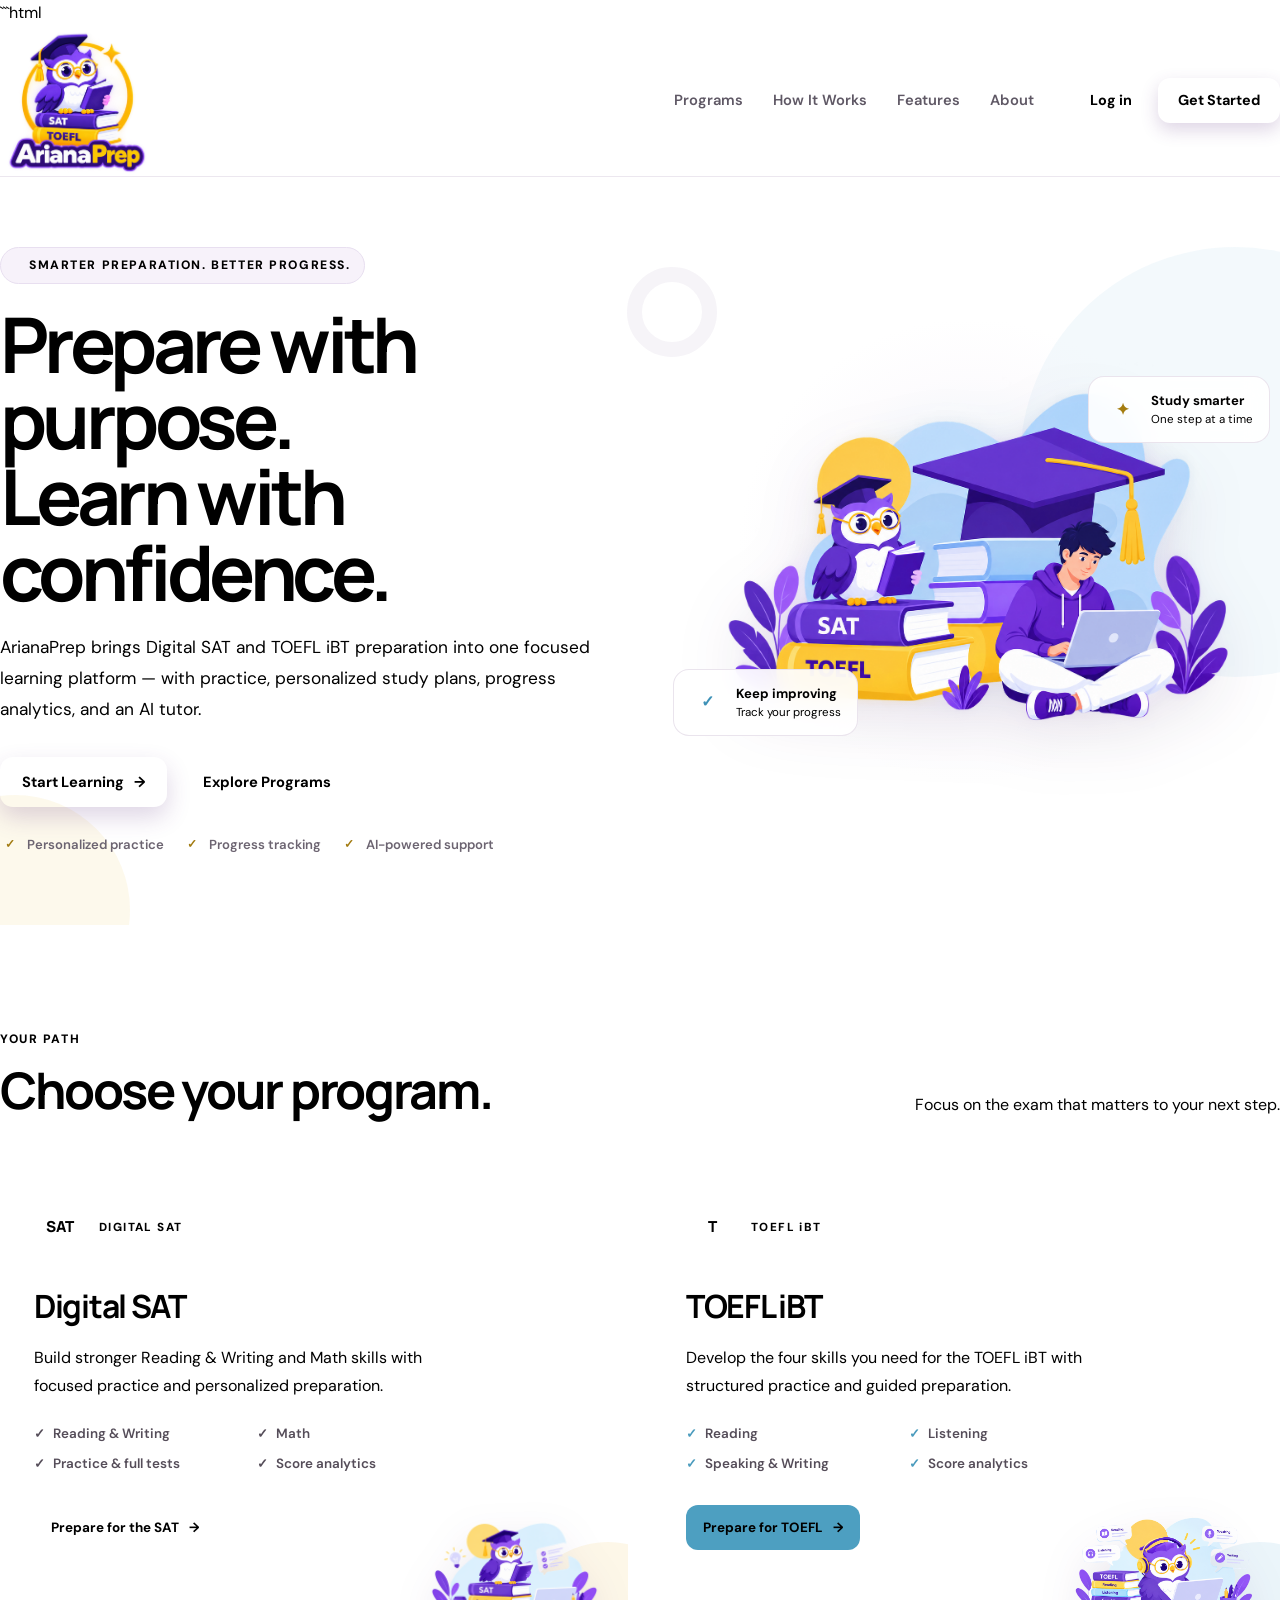
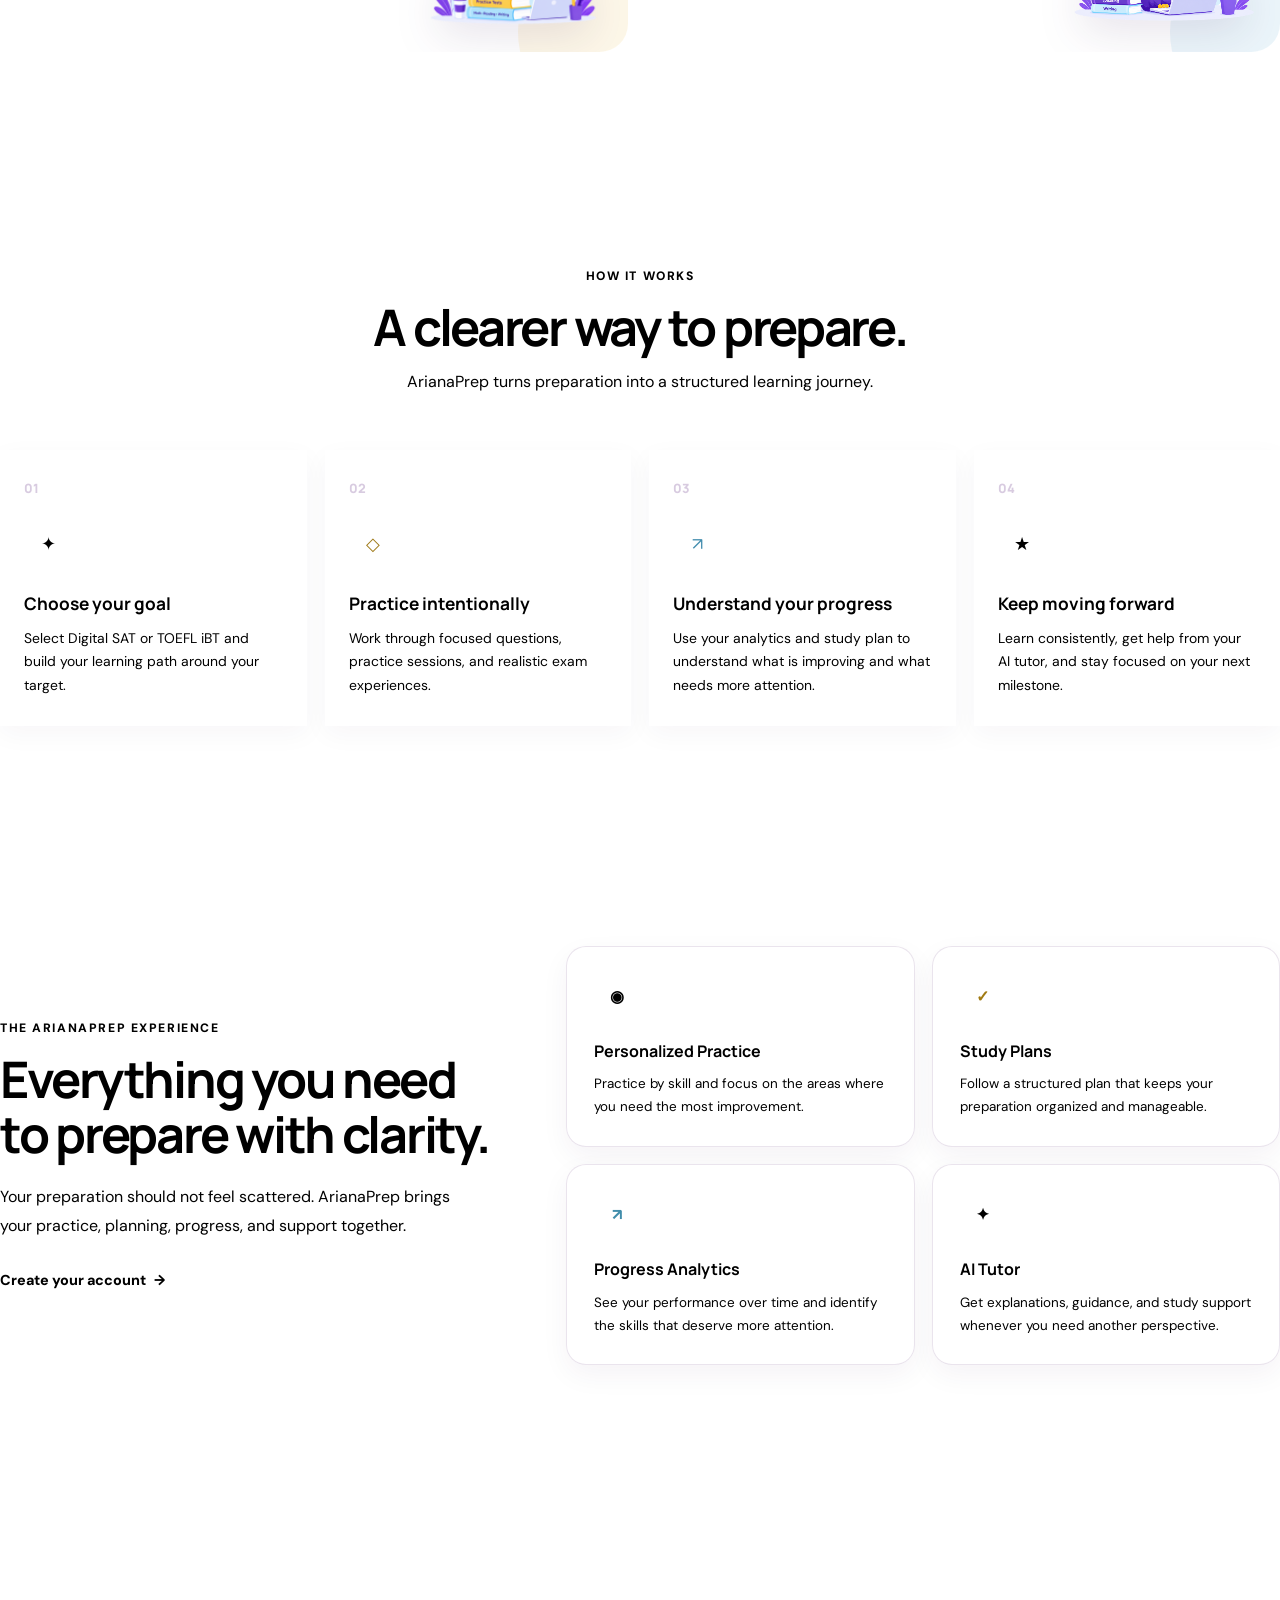
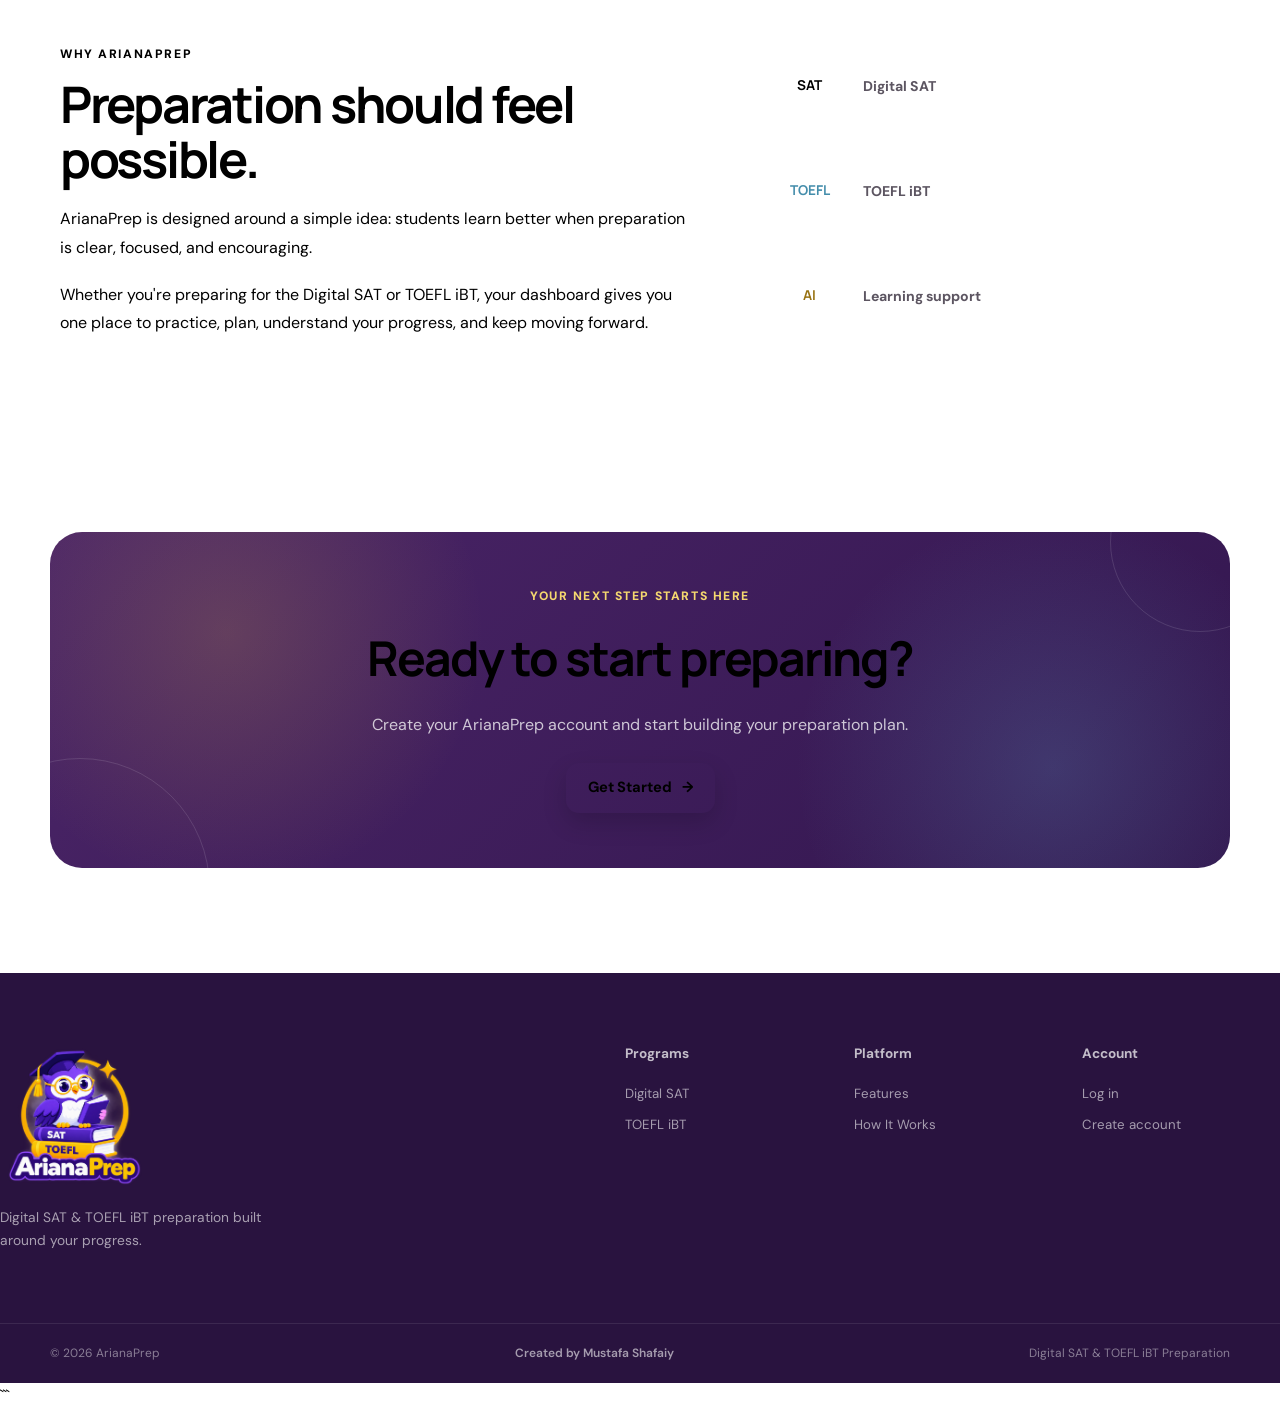
<file: frontend/index.html>
```html
<!DOCTYPE html>
<html lang="en">

<head>
    <meta charset="UTF-8">

    <meta
        name="viewport"
        content="width=device-width, initial-scale=1.0"
    >

    <meta
        name="description"
        content="ArianaPrep — Digital SAT and TOEFL iBT preparation with personalized practice, study plans, analytics, and AI-powered tutoring."
    >

    <meta
        name="theme-color"
        content="#4b2568"
    >

    <title>ArianaPrep — Digital SAT & TOEFL iBT Preparation</title>

    <link
        rel="stylesheet"
        href="index.css"
    >

    <link rel="preconnect" href="https://fonts.googleapis.com">
    <link rel="preconnect" href="https://fonts.gstatic.com" crossorigin>

    <link
        href="https://fonts.googleapis.com/css2?family=DM+Sans:wght@400;500;600;700&family=Manrope:wght@600;700;800&display=swap"
        rel="stylesheet"
    >
</head>

<body>

    <!-- =========================
         HEADER
    ========================== -->

    <header class="site-header">

        <div class="header-container">

            <a href="/" class="brand" aria-label="ArianaPrep home">
                <img
                    src="images/arianaprep-logo.png"
                    alt="ArianaPrep"
                    class="brand-logo"
                >
            </a>

            <nav
                class="main-navigation"
                aria-label="Main navigation"
            >
                <a href="#programs">Programs</a>
                <a href="#how-it-works">How It Works</a>
                <a href="#features">Features</a>
                <a href="#about">About</a>
            </nav>

            <div class="header-actions">
                <a href="/login" class="header-login">
                    Log in
                </a>

                <a href="/register" class="header-signup">
                    Get Started
                </a>
            </div>

            <button
                type="button"
                class="mobile-menu-button"
                id="mobileMenuButton"
                aria-label="Open navigation menu"
                aria-expanded="false"
            >
                <span></span>
                <span></span>
                <span></span>
            </button>

        </div>

    </header>


    <!-- =========================
         MOBILE NAVIGATION
    ========================== -->

    <div
        class="mobile-navigation"
        id="mobileNavigation"
        aria-hidden="true"
    >

        <a href="#programs">Programs</a>
        <a href="#how-it-works">How It Works</a>
        <a href="#features">Features</a>
        <a href="#about">About</a>

        <div class="mobile-navigation-actions">
            <a href="/login">Log in</a>
            <a href="/register">Get Started</a>
        </div>

    </div>


    <main>

        <!-- =========================
             HERO
        ========================== -->

        <section class="hero">

            <div class="hero-background-shape hero-shape-one"></div>
            <div class="hero-background-shape hero-shape-two"></div>
            <div class="hero-background-shape hero-shape-three"></div>

            <div class="hero-container">

                <div class="hero-content">

                    <div class="hero-eyebrow">
                        <span class="eyebrow-dot"></span>
                        Smarter preparation. Better progress.
                    </div>

                    <h1>
                        Prepare with <span>purpose.</span><br>
                        Learn with confidence.
                    </h1>

                    <p class="hero-description">
                        ArianaPrep brings Digital SAT and TOEFL iBT
                        preparation into one focused learning platform —
                        with practice, personalized study plans,
                        progress analytics, and an AI tutor.
                    </p>

                    <div class="hero-actions">

                        <a
                            href="/register"
                            class="primary-button"
                        >
                            Start Learning
                            <span>→</span>
                        </a>

                        <a
                            href="#programs"
                            class="secondary-button"
                        >
                            Explore Programs
                        </a>

                    </div>

                    <div class="hero-trust">

                        <div class="trust-item">
                            <span class="trust-icon">✓</span>
                            <span>Personalized practice</span>
                        </div>

                        <div class="trust-item">
                            <span class="trust-icon">✓</span>
                            <span>Progress tracking</span>
                        </div>

                        <div class="trust-item">
                            <span class="trust-icon">✓</span>
                            <span>AI-powered support</span>
                        </div>

                    </div>

                </div>


                <div class="hero-visual">

                    <div class="hero-visual-glow"></div>

                    <img
                        src="images/hero-creatures.png"
                        alt="ArianaPrep educational creatures representing SAT and TOEFL learning"
                        class="hero-creatures"
                    >

                    <div class="hero-floating-card hero-floating-card-top">

                        <span class="floating-card-icon">✦</span>

                        <div>
                            <strong>Study smarter</strong>
                            <small>One step at a time</small>
                        </div>

                    </div>

                    <div class="hero-floating-card hero-floating-card-bottom">

                        <span class="floating-card-check">✓</span>

                        <div>
                            <strong>Keep improving</strong>
                            <small>Track your progress</small>
                        </div>

                    </div>

                </div>

            </div>

        </section>


        <!-- =========================
             PROGRAMS
        ========================== -->

        <section
            class="programs-section"
            id="programs"
        >

            <div class="section-container">

                <div class="section-heading">

                    <div>
                        <span class="section-eyebrow">
                            YOUR PATH
                        </span>

                        <h2>
                            Choose your program.
                        </h2>
                    </div>

                    <p>
                        Focus on the exam that matters to your next step.
                    </p>

                </div>


                <div class="program-cards">

                    <!-- SAT -->

                    <article class="program-card sat-program">

                        <div class="program-card-top">

                            <div class="program-mark">
                                SAT
                            </div>

                            <span class="program-label">
                                DIGITAL SAT
                            </span>

                        </div>


                        <div class="program-card-content">

                            <h3>
                                Digital SAT
                            </h3>

                            <p>
                                Build stronger Reading & Writing
                                and Math skills with focused
                                practice and personalized preparation.
                            </p>

                            <ul class="program-features">

                                <li>
                                    <span>✓</span>
                                    Reading & Writing
                                </li>

                                <li>
                                    <span>✓</span>
                                    Math
                                </li>

                                <li>
                                    <span>✓</span>
                                    Practice & full tests
                                </li>

                                <li>
                                    <span>✓</span>
                                    Score analytics
                                </li>

                            </ul>

                            <a
                                href="/register"
                                class="program-button sat-button"
                            >
                                Prepare for the SAT
                                <span>→</span>
                            </a>

                        </div>

                        <div class="program-decoration"></div>

                        <img
                            src="images/sat-creature.png"
                            alt=""
                            class="program-creature"
                        >

                    </article>


                    <!-- TOEFL -->

                    <article class="program-card toefl-program">

                        <div class="program-card-top">

                            <div class="program-mark">
                                T
                            </div>

                            <span class="program-label">
                                TOEFL iBT
                            </span>

                        </div>


                        <div class="program-card-content">

                            <h3>
                                TOEFL iBT
                            </h3>

                            <p>
                                Develop the four skills you need
                                for the TOEFL iBT with structured
                                practice and guided preparation.
                            </p>

                            <ul class="program-features">

                                <li>
                                    <span>✓</span>
                                    Reading
                                </li>

                                <li>
                                    <span>✓</span>
                                    Listening
                                </li>

                                <li>
                                    <span>✓</span>
                                    Speaking & Writing
                                </li>

                                <li>
                                    <span>✓</span>
                                    Score analytics
                                </li>

                            </ul>

                            <a
                                href="/register"
                                class="program-button toefl-button"
                            >
                                Prepare for TOEFL
                                <span>→</span>
                            </a>

                        </div>

                        <div class="program-decoration"></div>

                        <img
                            src="images/toefl-creature.png"
                            alt=""
                            class="program-creature"
                        >

                    </article>

                </div>

            </div>

        </section>


        <!-- =========================
             HOW IT WORKS
        ========================== -->

        <section
            class="how-section"
            id="how-it-works"
        >

            <div class="section-container">

                <div class="section-heading centered">

                    <span class="section-eyebrow">
                        HOW IT WORKS
                    </span>

                    <h2>
                        A clearer way to prepare.
                    </h2>

                    <p>
                        ArianaPrep turns preparation into a structured
                        learning journey.
                    </p>

                </div>


                <div class="steps-grid">

                    <article class="step-card">

                        <div class="step-number">
                            01
                        </div>

                        <div class="step-icon">
                            ✦
                        </div>

                        <h3>
                            Choose your goal
                        </h3>

                        <p>
                            Select Digital SAT or TOEFL iBT and build
                            your learning path around your target.
                        </p>

                    </article>


                    <article class="step-card">

                        <div class="step-number">
                            02
                        </div>

                        <div class="step-icon">
                            ◇
                        </div>

                        <h3>
                            Practice intentionally
                        </h3>

                        <p>
                            Work through focused questions, practice
                            sessions, and realistic exam experiences.
                        </p>

                    </article>


                    <article class="step-card">

                        <div class="step-number">
                            03
                        </div>

                        <div class="step-icon">
                            ↗
                        </div>

                        <h3>
                            Understand your progress
                        </h3>

                        <p>
                            Use your analytics and study plan to
                            understand what is improving and what
                            needs more attention.
                        </p>

                    </article>


                    <article class="step-card">

                        <div class="step-number">
                            04
                        </div>

                        <div class="step-icon">
                            ★
                        </div>

                        <h3>
                            Keep moving forward
                        </h3>

                        <p>
                            Learn consistently, get help from your
                            AI tutor, and stay focused on your next
                            milestone.
                        </p>

                    </article>

                </div>

            </div>

        </section>


        <!-- =========================
             FEATURES
        ========================== -->

        <section
            class="features-section"
            id="features"
        >

            <div class="section-container">

                <div class="feature-layout">

                    <div class="feature-intro">

                        <span class="section-eyebrow">
                            THE ARIANAPREP EXPERIENCE
                        </span>

                        <h2>
                            Everything you need to prepare with clarity.
                        </h2>

                        <p>
                            Your preparation should not feel scattered.
                            ArianaPrep brings your practice, planning,
                            progress, and support together.
                        </p>

                        <a
                            href="/register"
                            class="text-button"
                        >
                            Create your account
                            <span>→</span>
                        </a>

                    </div>


                    <div class="feature-grid">

                        <article class="feature-card">

                            <div class="feature-icon purple">
                                ◉
                            </div>

                            <h3>
                                Personalized Practice
                            </h3>

                            <p>
                                Practice by skill and focus on the areas
                                where you need the most improvement.
                            </p>

                        </article>


                        <article class="feature-card">

                            <div class="feature-icon gold">
                                ✓
                            </div>

                            <h3>
                                Study Plans
                            </h3>

                            <p>
                                Follow a structured plan that keeps your
                                preparation organized and manageable.
                            </p>

                        </article>


                        <article class="feature-card">

                            <div class="feature-icon blue">
                                ↗
                            </div>

                            <h3>
                                Progress Analytics
                            </h3>

                            <p>
                                See your performance over time and
                                identify the skills that deserve more
                                attention.
                            </p>

                        </article>


                        <article class="feature-card">

                            <div class="feature-icon lavender">
                                ✦
                            </div>

                            <h3>
                                AI Tutor
                            </h3>

                            <p>
                                Get explanations, guidance, and study
                                support whenever you need another
                                perspective.
                            </p>

                        </article>

                    </div>

                </div>

            </div>

        </section>


        <!-- =========================
             ABOUT
        ========================== -->

        <section
            class="about-section"
            id="about"
        >

            <div class="section-container">

                <div class="about-card">

                    <div class="about-content">

                        <span class="section-eyebrow">
                            WHY ARIANAPREP
                        </span>

                        <h2>
                            Preparation should feel
                            <span>possible.</span>
                        </h2>

                        <p>
                            ArianaPrep is designed around a simple idea:
                            students learn better when preparation is clear,
                            focused, and encouraging.
                        </p>

                        <p>
                            Whether you're preparing for the Digital SAT
                            or TOEFL iBT, your dashboard gives you one
                            place to practice, plan, understand your
                            progress, and keep moving forward.
                        </p>

                    </div>


                    <div class="about-stat-area">

                        <div class="about-stat">
                            <strong>SAT</strong>
                            <span>Digital SAT</span>
                        </div>

                        <div class="about-stat">
                            <strong>TOEFL</strong>
                            <span>TOEFL iBT</span>
                        </div>

                        <div class="about-stat">
                            <strong>AI</strong>
                            <span>Learning support</span>
                        </div>

                    </div>

                </div>

            </div>

        </section>


        <!-- =========================
             CTA
        ========================== -->

        <section class="cta-section">

            <div class="cta-container">

                <div class="cta-decoration cta-decoration-one"></div>
                <div class="cta-decoration cta-decoration-two"></div>

                <div class="cta-content">

                    <span class="cta-eyebrow">
                        YOUR NEXT STEP STARTS HERE
                    </span>

                    <h2>
                        Ready to start preparing?
                    </h2>

                    <p>
                        Create your ArianaPrep account and start
                        building your preparation plan.
                    </p>

                    <a
                        href="/register"
                        class="cta-button"
                    >
                        Get Started
                        <span>→</span>
                    </a>

                </div>

            </div>

        </section>

    </main>


    <!-- =========================
         FOOTER
    ========================== -->

    <footer class="site-footer">

        <div class="footer-container">

            <div class="footer-brand">

                <a href="/">
                    <img
                        src="images/arianaprep-logo.png"
                        alt="ArianaPrep"
                    >
                </a>

                <p>
                    Digital SAT & TOEFL iBT preparation built around
                    your progress.
                </p>

            </div>


            <div class="footer-links">

                <div class="footer-column">

                    <h3>
                        Programs
                    </h3>

                    <a href="#programs">
                        Digital SAT
                    </a>

                    <a href="#programs">
                        TOEFL iBT
                    </a>

                </div>


                <div class="footer-column">

                    <h3>
                        Platform
                    </h3>

                    <a href="#features">
                        Features
                    </a>

                    <a href="#how-it-works">
                        How It Works
                    </a>

                </div>


                <div class="footer-column">

                    <h3>
                        Account
                    </h3>

                    <a href="/login">
                        Log in
                    </a>

                    <a href="/register">
                        Create account
                    </a>

                </div>

            </div>

        </div>


        <div class="footer-bottom">

            <span>
                © 2026 ArianaPrep
            </span>

            <span>
                Created by Mustafa Shafaiy
            </span>

            <span>
                Digital SAT & TOEFL iBT Preparation
            </span>

        </div>

    </footer>


    <!-- =========================
         MOBILE MENU SCRIPT
    ========================== -->

    <script>

        document.addEventListener(
            "DOMContentLoaded",
            function () {

                const menuButton =
                    document.getElementById(
                        "mobileMenuButton"
                    );

                const mobileNavigation =
                    document.getElementById(
                        "mobileNavigation"
                    );


                if (
                    menuButton &&
                    mobileNavigation
                ) {

                    menuButton.addEventListener(
                        "click",
                        function () {

                            const isOpen =
                                menuButton.getAttribute(
                                    "aria-expanded"
                                ) === "true";


                            menuButton.setAttribute(
                                "aria-expanded",
                                String(!isOpen)
                            );


                            mobileNavigation.classList.toggle(
                                "open",
                                !isOpen
                            );


                            mobileNavigation.setAttribute(
                                "aria-hidden",
                                String(isOpen)
                            );

                        }
                    );


                    const mobileLinks =
                        mobileNavigation.querySelectorAll(
                            "a"
                        );


                    mobileLinks.forEach(
                        function (link) {

                            link.addEventListener(
                                "click",
                                function () {

                                    menuButton.setAttribute(
                                        "aria-expanded",
                                        "false"
                                    );


                                    mobileNavigation.classList.remove(
                                        "open"
                                    );


                                    mobileNavigation.setAttribute(
                                        "aria-hidden",
                                        "true"
                                    );

                                }
                            );

                        }
                    );

                }

            }
        );

    </script>

</body>

</html>
```
</file>
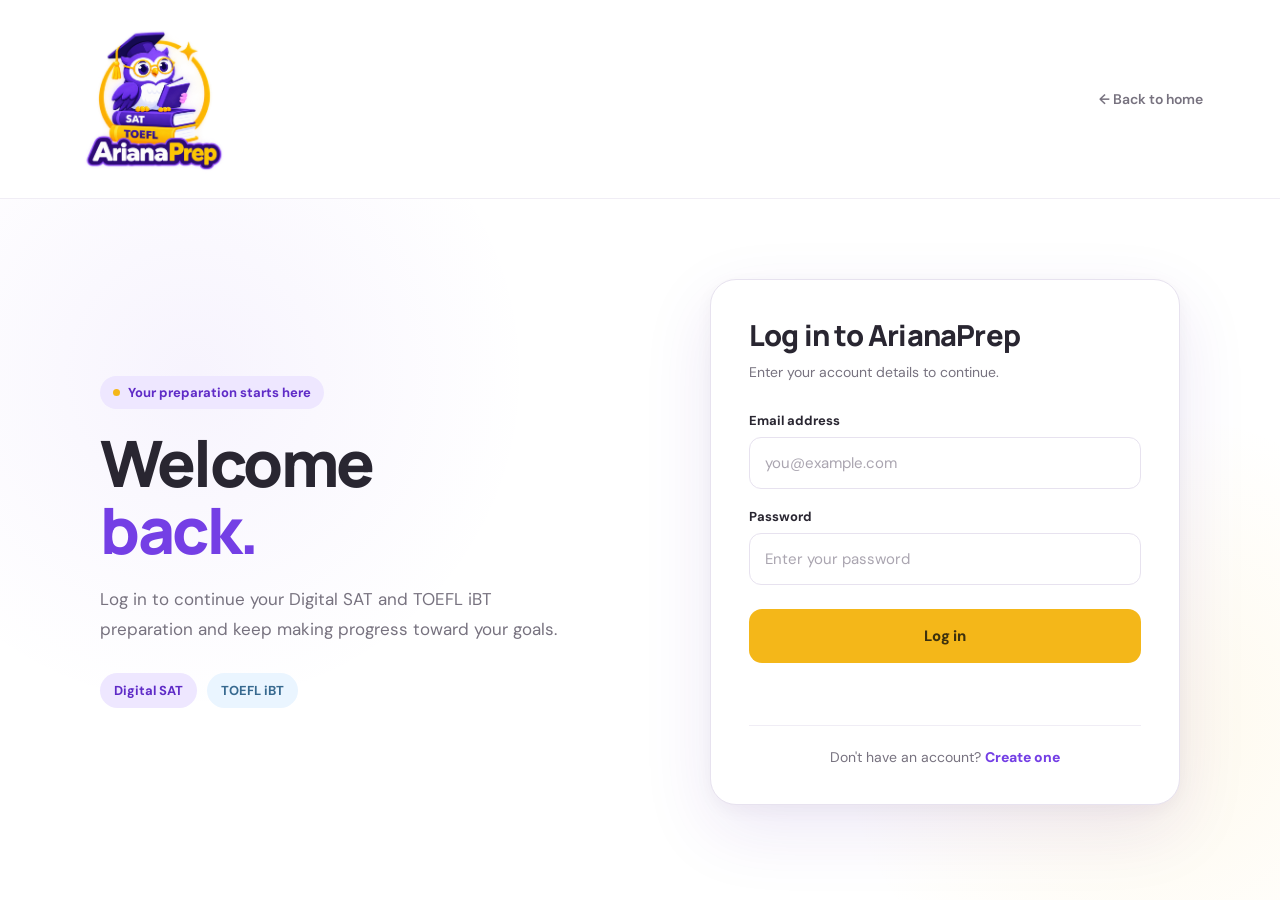
<file: frontend/login.html>
<!DOCTYPE html>

<html lang="en">
<head>
    <meta charset="UTF-8">
    <meta name="viewport" content="width=device-width, initial-scale=1.0">

    <title>ArianaPrep — Login</title>

    <link rel="preconnect" href="https://fonts.googleapis.com">
    <link rel="preconnect" href="https://fonts.gstatic.com" crossorigin>

    <link
        href="https://fonts.googleapis.com/css2?family=DM+Sans:wght@400;500;600;700&family=Manrope:wght@600;700;800&display=swap"
        rel="stylesheet"
    >

<style>
    :root {
        --purple: #743FE5;
        --purple-dark: #5F2BC7;
        --purple-deep: #4D22A5;
        --purple-soft: #EEE7FF;
        --purple-pale: #F8F5FF;

        --yellow: #F4B719;
        --yellow-dark: #DFA200;
        --yellow-soft: #FFF4C7;

        --blue: #EAF5FF;
        --blue-soft: #F3F8FF;

        --text: #292631;
        --muted: #77727F;
        --border: #E7E2EF;
        --white: #FFFFFF;
    }

    * {
        box-sizing: border-box;
        margin: 0;
        padding: 0;
    }

    body {
        min-height: 100vh;
        font-family: "DM Sans", sans-serif;
        color: var(--text);
        background: var(--white);
    }

    .auth-page {
        min-height: 100vh;
        display: flex;
        flex-direction: column;
    }

    /* =========================
       HEADER
    ========================= */

    .auth-header {
        width: 100%;
        padding: 24px 6%;
        background: rgba(255, 255, 255, 0.96);
        border-bottom: 1px solid #F0EDF5;
    }

    .auth-header-inner {
        max-width: 1250px;
        margin: 0 auto;

        display: flex;
        align-items: center;
        justify-content: space-between;
    }

    .logo {
        display: inline-flex;
        align-items: center;
        gap: 11px;

        text-decoration: none;
        color: var(--text);
    }

    .logo-image {
        display: block;
        width: 150px;
        height: auto;
        max-width: 150px;
        object-fit: contain;
        object-position: center;
        flex-shrink: 0;
    }

    .back-home {
        color: var(--muted);
        text-decoration: none;

        font-size: 14px;
        font-weight: 600;

        transition: color 0.2s ease;
    }

    .back-home:hover {
        color: var(--purple);
    }

    /* =========================
       MAIN
    ========================= */

    .auth-main {
        flex: 1;

        display: flex;
        align-items: center;
        justify-content: center;

        padding: 55px 6% 70px;

        background:
            radial-gradient(
                circle at 15% 25%,
                rgba(116, 63, 229, 0.06),
                transparent 28%
            ),
            radial-gradient(
                circle at 90% 75%,
                rgba(244, 183, 25, 0.08),
                transparent 25%
            ),
            var(--white);
    }

    .auth-container {
        width: 100%;
        max-width: 1080px;

        display: grid;
        grid-template-columns: 1fr 470px;

        align-items: center;
        gap: 70px;
    }

    /* =========================
       LEFT SIDE
    ========================= */

    .auth-intro {
        max-width: 520px;
    }

    .eyebrow {
        display: inline-flex;
        align-items: center;
        gap: 8px;

        padding: 8px 13px;

        border-radius: 999px;

        background: var(--purple-soft);
        color: var(--purple-dark);

        font-size: 13px;
        font-weight: 700;

        margin-bottom: 20px;
    }

    .eyebrow-dot {
        width: 7px;
        height: 7px;
        border-radius: 50%;
        background: var(--yellow);
    }

    .auth-intro h1 {
        font-family: "Manrope", sans-serif;
        font-size: clamp(42px, 5vw, 64px);
        line-height: 1.05;
        letter-spacing: -2.5px;
        font-weight: 800;

        margin-bottom: 22px;
    }

    .auth-intro h1 span {
        color: var(--purple);
    }

    .auth-intro p {
        max-width: 470px;

        color: var(--muted);

        font-size: 17px;
        line-height: 1.75;
    }

    .subject-pills {
        display: flex;
        flex-wrap: wrap;
        gap: 10px;

        margin-top: 28px;
    }

    .subject-pill {
        padding: 9px 14px;

        border-radius: 999px;

        font-size: 13px;
        font-weight: 700;
    }

    .subject-pill.sat {
        color: var(--purple-dark);
        background: var(--purple-soft);
    }

    .subject-pill.toefl {
        color: #37698F;
        background: var(--blue);
    }

    /* =========================
       LOGIN CARD
    ========================= */

    .login-card {
        width: 100%;

        padding: 38px;

        background: var(--white);

        border: 1px solid var(--border);
        border-radius: 26px;

        box-shadow:
            0 25px 70px rgba(77, 34, 165, 0.10),
            0 5px 18px rgba(40, 30, 60, 0.04);
    }

    .card-heading {
        margin-bottom: 28px;
    }

    .card-heading h2 {
        font-family: "Manrope", sans-serif;
        font-size: 29px;
        line-height: 1.2;
        font-weight: 800;
        letter-spacing: -0.8px;

        margin-bottom: 8px;
    }

    .card-heading p {
        color: var(--muted);
        font-size: 14px;
        line-height: 1.6;
    }

    /* =========================
       FORM
    ========================= */

    .form-group {
        margin-bottom: 19px;
    }

    .form-group label {
        display: block;

        margin-bottom: 8px;

        font-size: 13px;
        font-weight: 700;

        color: var(--text);
    }

    .form-group input {
        width: 100%;
        height: 52px;

        padding: 0 15px;

        border: 1.5px solid var(--border);
        border-radius: 12px;

        outline: none;

        background: #FFFFFF;

        color: var(--text);

        font-family: "DM Sans", sans-serif;
        font-size: 15px;

        transition:
            border-color 0.2s ease,
            box-shadow 0.2s ease;
    }

    .form-group input::placeholder {
        color: #AAA5B0;
    }

    .form-group input:focus {
        border-color: var(--purple);

        box-shadow:
            0 0 0 4px rgba(116, 63, 229, 0.10);
    }

    .login-button {
        width: 100%;
        height: 54px;

        margin-top: 5px;

        border: none;
        border-radius: 13px;

        background: var(--yellow);
        color: #3D310E;

        font-family: "DM Sans", sans-serif;
        font-size: 15px;
        font-weight: 800;

        cursor: pointer;

        transition:
            transform 0.2s ease,
            background 0.2s ease,
            box-shadow 0.2s ease;
    }

    .login-button:hover {
        background: var(--yellow-dark);

        transform: translateY(-2px);

        box-shadow: 0 10px 24px rgba(244, 183, 25, 0.22);
    }

    .login-button:active {
        transform: translateY(0);
    }

    /* =========================
       MESSAGE
    ========================= */

    #message {
        min-height: 22px;

        margin-top: 16px;

        text-align: center;

        color: var(--purple-dark);

        font-size: 13px;
        font-weight: 600;
    }

    /* =========================
       REGISTER LINK
    ========================= */

    .auth-switch {
        margin-top: 24px;
        padding-top: 22px;

        border-top: 1px solid #F0EDF5;

        text-align: center;

        color: var(--muted);
        font-size: 14px;
    }

    .auth-switch a {
        color: var(--purple);
        text-decoration: none;
        font-weight: 800;
    }

    .auth-switch a:hover {
        color: var(--purple-dark);
    }

    /* =========================
       MOBILE
    ========================= */

    @media (max-width: 850px) {

        .auth-container {
            grid-template-columns: 1fr;
            max-width: 540px;
            gap: 40px;
        }

        .auth-intro {
            max-width: 100%;
            text-align: center;
        }

        .auth-intro p {
            margin: 0 auto;
        }

        .subject-pills {
            justify-content: center;
        }

        .auth-main {
            padding-top: 45px;
        }
    }

    @media (max-width: 560px) {

        .auth-header {
            padding: 18px 5%;
        }

        .logo-image {
            width: 130px;
            max-width: 130px;
        }

        .back-home {
            font-size: 13px;
        }

        .auth-main {
            padding: 38px 5% 50px;
        }

        .auth-intro h1 {
            font-size: 40px;
            letter-spacing: -1.7px;
        }

        .auth-intro p {
            font-size: 15px;
        }

        .login-card {
            padding: 27px 22px;
            border-radius: 21px;
        }

        .card-heading h2 {
            font-size: 25px;
        }
    }
</style>

</head>

<body>

<div class="auth-page">

<header class="auth-header">
    <div class="auth-header-inner">

        <a href="/" class="logo">
            <img
                src="./images/arianaprep-logo.png"
                alt="ArianaPrep"
                class="logo-image"
            >
        </a>

        <a href="/" class="back-home">
            ← Back to home
        </a>

    </div>
</header>


<main class="auth-main">

    <div class="auth-container">

        <section class="auth-intro">

            <div class="eyebrow">
                <span class="eyebrow-dot"></span>
                Your preparation starts here
            </div>

            <h1>
                Welcome<br>
                <span>back.</span>
            </h1>

            <p>
                Log in to continue your Digital SAT and TOEFL iBT
                preparation and keep making progress toward your goals.
            </p>

            <div class="subject-pills">
                <span class="subject-pill sat">
                    Digital SAT
                </span>

                <span class="subject-pill toefl">
                    TOEFL iBT
                </span>
            </div>

        </section>


        <section class="login-card">

            <div class="card-heading">
                <h2>Log in to ArianaPrep</h2>

                <p>
                    Enter your account details to continue.
                </p>
            </div>


            <form id="loginForm">

                <div class="form-group">
                    <label for="email">
                        Email address
                    </label>

                    <input
                        type="email"
                        id="email"
                        placeholder="you@example.com"
                        autocomplete="email"
                        required
                    >
                </div>


                <div class="form-group">
                    <label for="password">
                        Password
                    </label>

                    <input
                        type="password"
                        id="password"
                        placeholder="Enter your password"
                        autocomplete="current-password"
                        required
                    >
                </div>


                <button
                    type="submit"
                    class="login-button"
                >
                    Log in
                </button>

            </form>


            <p id="message"></p>


            <div class="auth-switch">
                Don't have an account?
                <a href="/register">Create one</a>
            </div>

        </section>

    </div>

</main>

</div>

<script src="login.js"></script>

</body>
</html>
</file>
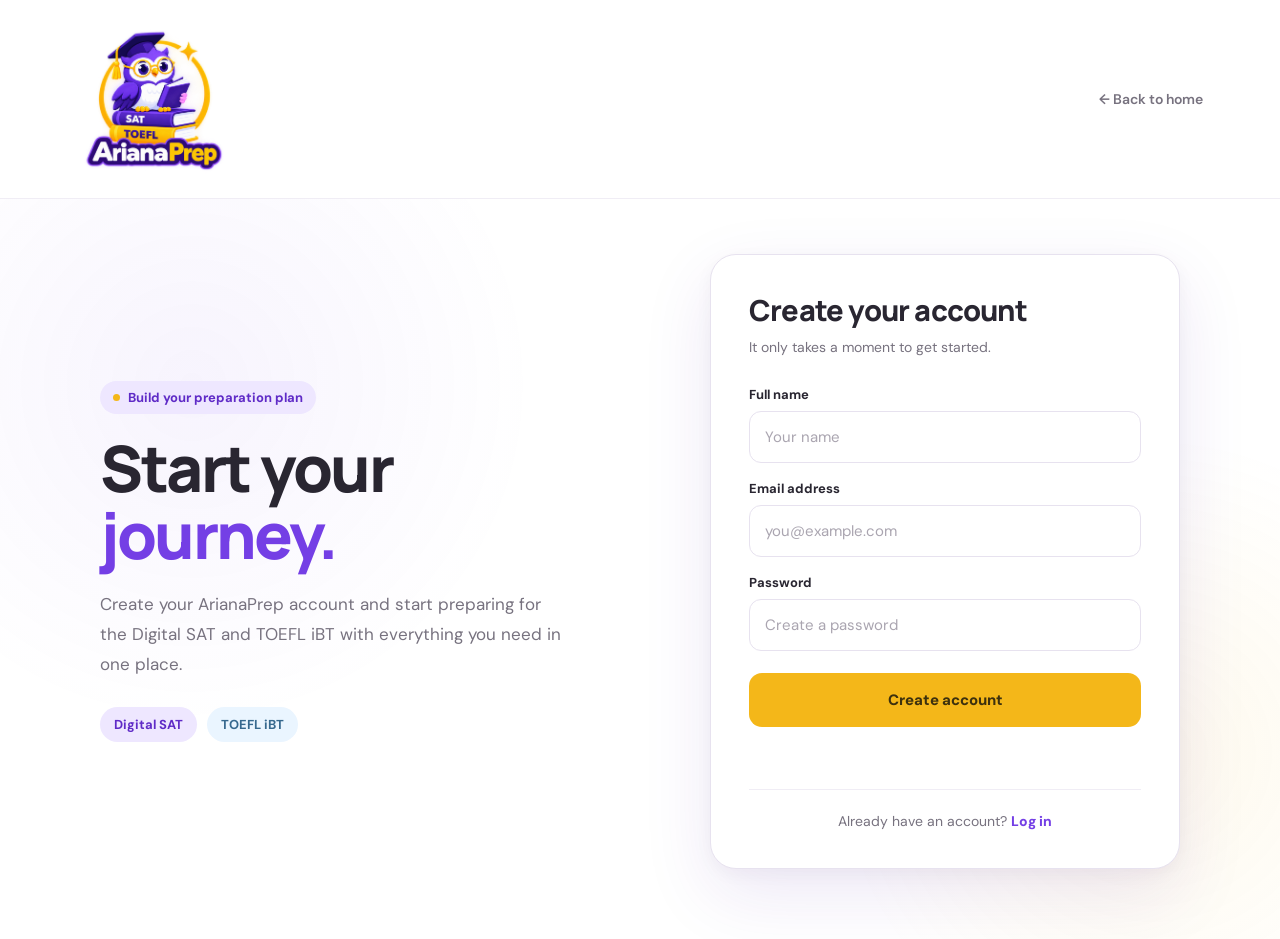
<file: frontend/register.html>
<!DOCTYPE html>

<html lang="en">
<head>
    <meta charset="UTF-8">
    <meta name="viewport" content="width=device-width, initial-scale=1.0">

    <title>ArianaPrep — Create Account</title>

    <link rel="preconnect" href="https://fonts.googleapis.com">
    <link rel="preconnect" href="https://fonts.gstatic.com" crossorigin>

    <link
        href="https://fonts.googleapis.com/css2?family=DM+Sans:wght@400;500;600;700&family=Manrope:wght@600;700;800&display=swap"
        rel="stylesheet"
    >

<style>
    :root {
        --purple: #743FE5;
        --purple-dark: #5F2BC7;
        --purple-deep: #4D22A5;
        --purple-soft: #EEE7FF;
        --purple-pale: #F8F5FF;

        --yellow: #F4B719;
        --yellow-dark: #DFA200;
        --yellow-soft: #FFF4C7;

        --blue: #EAF5FF;
        --blue-soft: #F3F8FF;

        --text: #292631;
        --muted: #77727F;
        --border: #E7E2EF;
        --white: #FFFFFF;
    }

    * {
        box-sizing: border-box;
        margin: 0;
        padding: 0;
    }

    body {
        min-height: 100vh;
        font-family: "DM Sans", sans-serif;
        color: var(--text);
        background: var(--white);
    }

    .auth-page {
        min-height: 100vh;
        display: flex;
        flex-direction: column;
    }

    /* =========================
       HEADER
    ========================= */

    .auth-header {
        width: 100%;
        padding: 24px 6%;
        background: rgba(255, 255, 255, 0.96);
        border-bottom: 1px solid #F0EDF5;
    }

    .auth-header-inner {
        max-width: 1250px;
        margin: 0 auto;

        display: flex;
        align-items: center;
        justify-content: space-between;
    }

    .logo {
        display: inline-flex;
        align-items: center;
        gap: 11px;

        text-decoration: none;
        color: var(--text);

        flex-shrink: 0;
    }

    .logo-image {
        display: block;

        width: 150px;
        height: auto;
        max-width: 150px;

        object-fit: contain;
        object-position: center;

        flex-shrink: 0;
    }

    .back-home {
        color: var(--muted);
        text-decoration: none;

        font-size: 14px;
        font-weight: 600;

        transition: color 0.2s ease;
    }

    .back-home:hover {
        color: var(--purple);
    }

    /* =========================
       MAIN
    ========================= */

    .auth-main {
        flex: 1;

        display: flex;
        align-items: center;
        justify-content: center;

        padding: 55px 6% 70px;

        background:
            radial-gradient(
                circle at 15% 25%,
                rgba(116, 63, 229, 0.06),
                transparent 28%
            ),
            radial-gradient(
                circle at 90% 75%,
                rgba(244, 183, 25, 0.08),
                transparent 25%
            ),
            var(--white);
    }

    .auth-container {
        width: 100%;
        max-width: 1080px;

        display: grid;
        grid-template-columns: 1fr 470px;

        align-items: center;
        gap: 70px;
    }

    /* =========================
       LEFT SIDE
    ========================= */

    .auth-intro {
        max-width: 520px;
    }

    .eyebrow {
        display: inline-flex;
        align-items: center;
        gap: 8px;

        padding: 8px 13px;

        border-radius: 999px;

        background: var(--purple-soft);
        color: var(--purple-dark);

        font-size: 13px;
        font-weight: 700;

        margin-bottom: 20px;
    }

    .eyebrow-dot {
        width: 7px;
        height: 7px;
        border-radius: 50%;
        background: var(--yellow);
    }

    .auth-intro h1 {
        font-family: "Manrope", sans-serif;
        font-size: clamp(42px, 5vw, 64px);
        line-height: 1.05;
        letter-spacing: -2.5px;
        font-weight: 800;

        margin-bottom: 22px;
    }

    .auth-intro h1 span {
        color: var(--purple);
    }

    .auth-intro p {
        max-width: 470px;

        color: var(--muted);

        font-size: 17px;
        line-height: 1.75;
    }

    .subject-pills {
        display: flex;
        flex-wrap: wrap;
        gap: 10px;

        margin-top: 28px;
    }

    .subject-pill {
        padding: 9px 14px;

        border-radius: 999px;

        font-size: 13px;
        font-weight: 700;
    }

    .subject-pill.sat {
        color: var(--purple-dark);
        background: var(--purple-soft);
    }

    .subject-pill.toefl {
        color: #37698F;
        background: var(--blue);
    }

    /* =========================
       REGISTER CARD
    ========================= */

    .register-card {
        width: 100%;

        padding: 38px;

        background: var(--white);

        border: 1px solid var(--border);
        border-radius: 26px;

        box-shadow:
            0 25px 70px rgba(77, 34, 165, 0.10),
            0 5px 18px rgba(40, 30, 60, 0.04);
    }

    .card-heading {
        margin-bottom: 28px;
    }

    .card-heading h2 {
        font-family: "Manrope", sans-serif;
        font-size: 29px;
        line-height: 1.2;
        font-weight: 800;
        letter-spacing: -0.8px;

        margin-bottom: 8px;
    }

    .card-heading p {
        color: var(--muted);
        font-size: 14px;
        line-height: 1.6;
    }

    /* =========================
       FORM
    ========================= */

    .form-group {
        margin-bottom: 17px;
    }

    .form-group label {
        display: block;

        margin-bottom: 8px;

        font-size: 13px;
        font-weight: 700;

        color: var(--text);
    }

    .form-group input {
        width: 100%;
        height: 52px;

        padding: 0 15px;

        border: 1.5px solid var(--border);
        border-radius: 12px;

        outline: none;

        background: #FFFFFF;

        color: var(--text);

        font-family: "DM Sans", sans-serif;
        font-size: 15px;

        transition:
            border-color 0.2s ease,
            box-shadow 0.2s ease;
    }

    .form-group input::placeholder {
        color: #AAA5B0;
    }

    .form-group input:focus {
        border-color: var(--purple);

        box-shadow:
            0 0 0 4px rgba(116, 63, 229, 0.10);
    }

    .register-button {
        width: 100%;
        height: 54px;

        margin-top: 5px;

        border: none;
        border-radius: 13px;

        background: var(--yellow);
        color: #3D310E;

        font-family: "DM Sans", sans-serif;
        font-size: 15px;
        font-weight: 800;

        cursor: pointer;

        transition:
            transform 0.2s ease,
            background 0.2s ease,
            box-shadow 0.2s ease;
    }

    .register-button:hover {
        background: var(--yellow-dark);

        transform: translateY(-2px);

        box-shadow: 0 10px 24px rgba(244, 183, 25, 0.22);
    }

    .register-button:active {
        transform: translateY(0);
    }

    /* =========================
       MESSAGE
    ========================= */

    #message {
        min-height: 22px;

        margin-top: 16px;

        text-align: center;

        color: var(--purple-dark);

        font-size: 13px;
        font-weight: 600;
    }

    /* =========================
       LOGIN LINK
    ========================= */

    .auth-switch {
        margin-top: 24px;
        padding-top: 22px;

        border-top: 1px solid #F0EDF5;

        text-align: center;

        color: var(--muted);
        font-size: 14px;
    }

    .auth-switch a {
        color: var(--purple);
        text-decoration: none;
        font-weight: 800;
    }

    .auth-switch a:hover {
        color: var(--purple-dark);
    }

    /* =========================
       MOBILE
    ========================= */

    @media (max-width: 850px) {

        .auth-container {
            grid-template-columns: 1fr;
            max-width: 540px;
            gap: 40px;
        }

        .auth-intro {
            max-width: 100%;
            text-align: center;
        }

        .auth-intro p {
            margin: 0 auto;
        }

        .subject-pills {
            justify-content: center;
        }

        .auth-main {
            padding-top: 45px;
        }
    }

    @media (max-width: 560px) {

        .auth-header {
            padding: 18px 5%;
        }

        .logo-image {
            width: 130px;
            max-width: 130px;
        }

        .back-home {
            font-size: 13px;
        }

        .auth-main {
            padding: 38px 5% 50px;
        }

        .auth-intro h1 {
            font-size: 40px;
            letter-spacing: -1.7px;
        }

        .auth-intro p {
            font-size: 15px;
        }

        .register-card {
            padding: 27px 22px;
            border-radius: 21px;
        }

        .card-heading h2 {
            font-size: 25px;
        }
    }
</style>

</head>

<body>

<div class="auth-page">

    <header class="auth-header">
        <div class="auth-header-inner">

            <a href="/" class="logo">
                <img
                    src="./images/arianaprep-logo.png"
                    alt="ArianaPrep"
                    class="logo-image"
                >
            </a>

            <a href="/" class="back-home">
                ← Back to home
            </a>

        </div>
    </header>


    <main class="auth-main">

        <div class="auth-container">

            <section class="auth-intro">

                <div class="eyebrow">
                    <span class="eyebrow-dot"></span>
                    Build your preparation plan
                </div>

                <h1>
                    Start your<br>
                    <span>journey.</span>
                </h1>

                <p>
                    Create your ArianaPrep account and start preparing
                    for the Digital SAT and TOEFL iBT with everything
                    you need in one place.
                </p>

                <div class="subject-pills">

                    <span class="subject-pill sat">
                        Digital SAT
                    </span>

                    <span class="subject-pill toefl">
                        TOEFL iBT
                    </span>

                </div>

            </section>


            <section class="register-card">

                <div class="card-heading">

                    <h2>Create your account</h2>

                    <p>
                        It only takes a moment to get started.
                    </p>

                </div>


                <form id="registerForm">

                    <div class="form-group">

                        <label for="name">
                            Full name
                        </label>

                        <input
                            type="text"
                            id="name"
                            placeholder="Your name"
                            autocomplete="name"
                            required
                        >

                    </div>


                    <div class="form-group">

                        <label for="email">
                            Email address
                        </label>

                        <input
                            type="email"
                            id="email"
                            placeholder="you@example.com"
                            autocomplete="email"
                            required
                        >

                    </div>


                    <div class="form-group">

                        <label for="password">
                            Password
                        </label>

                        <input
                            type="password"
                            id="password"
                            placeholder="Create a password"
                            autocomplete="new-password"
                            required
                        >

                    </div>


                    <button
                        type="submit"
                        class="register-button"
                    >
                        Create account
                    </button>

                </form>


                <p id="message"></p>


                <div class="auth-switch">

                    Already have an account?

                    <a href="/login">
                        Log in
                    </a>

                </div>

            </section>

        </div>

    </main>

</div>

<script src="register.js"></script>

</body>
</html>
</file>
<file: frontend/index.css>
```css
/* =========================================================
   ARIANAPREP — HOMEPAGE
   ========================================================= */

:root {
    --purple: #5a2d7e;
    --purple-dark: #32164e;
    --purple-soft: #f5eff9;

    --gold: #e8bf45;
    --gold-soft: #fff7dc;

    --blue: #67b2d8;
    --blue-soft: #edf8fc;

    --lavender: #eee7f5;

    --text: #302a35;
    --muted: #756d7c;
    --white: #ffffff;
    --bg: #fbf9fc;
    --border: #e8e1eb;

    --shadow: 0 16px 45px rgba(50, 22, 78, .08);
    --shadow-hover: 0 22px 55px rgba(50, 22, 78, .13);

    --radius: 22px;
    --max-width: 1180px;
}


/* =========================================================
   RESET
   ========================================================= */

* {
    box-sizing: border-box;
    margin: 0;
    padding: 0;
}

html {
    scroll-behavior: smooth;
}

body {
    font-family: "DM Sans", sans-serif;
    color: var(--text);
    background: var(--white);
    line-height: 1.6;
    overflow-x: hidden;
}

a {
    color: inherit;
    text-decoration: none;
}

button {
    font: inherit;
}

img {
    display: block;
    max-width: 100%;
}


/* =========================================================
   SHARED
   ========================================================= */

.header-container,
.hero-container,
.section-container,
.footer-container {
    width: min(var(--max-width), calc(100% - 48px));
    margin: auto;
}

.section-eyebrow,
.hero-eyebrow,
.cta-eyebrow {
    display: inline-flex;
    align-items: center;
    gap: 8px;

    color: var(--purple);
    font-size: .76rem;
    font-weight: 800;
    letter-spacing: .13em;
    text-transform: uppercase;
}

.section-heading {
    display: flex;
    justify-content: space-between;
    align-items: end;
    gap: 40px;
    margin-bottom: 50px;
}

.section-heading h2,
.feature-intro h2,
.about-content h2 {
    margin-top: 12px;
    font-family: "Manrope", sans-serif;
    color: var(--purple-dark);
    font-size: clamp(2rem, 4vw, 3.15rem);
    line-height: 1.1;
    letter-spacing: -.045em;
}

.section-heading h2 span,
.feature-intro h2 span,
.about-content h2 span {
    color: var(--purple);
}

.section-heading p {
    max-width: 390px;
    color: var(--muted);
    font-size: 1rem;
}

.section-heading.centered {
    display: block;
    text-align: center;
    max-width: 650px;
    margin: 0 auto 55px;
}

.section-heading.centered p {
    max-width: 580px;
    margin: 15px auto 0;
}


/* =========================================================
   HEADER
   ========================================================= */

.site-header {
    position: relative;
    z-index: 100;
    background: rgba(255, 255, 255, .94);
    border-bottom: 1px solid rgba(232, 225, 235, .8);
    backdrop-filter: blur(14px);
}

.header-container {
    min-height: 82px;
    display: flex;
    align-items: center;
    gap: 34px;
}

.brand {
    display: flex;
    align-items: center;
    flex-shrink: 0;
}

/* Slightly larger ArianaPrep logo */
.brand-logo {
    width: 150px;
    height: auto;
    display: block;
}

.main-navigation {
    display: flex;
    align-items: center;
    gap: 30px;
    margin-left: auto;
}

.main-navigation a {
    color: #5f5865;
    font-size: .92rem;
    font-weight: 600;
    transition: color .2s ease;
}

.main-navigation a:hover {
    color: var(--purple);
}

.header-actions {
    display: flex;
    align-items: center;
    gap: 14px;
    margin-left: 10px;
}

.header-login {
    padding: 10px 12px;
    color: var(--purple);
    font-size: .9rem;
    font-weight: 700;
}

.header-signup {
    padding: 11px 20px;
    border-radius: 12px;
    background: var(--purple);
    color: var(--white);
    font-size: .9rem;
    font-weight: 700;
    box-shadow: 0 7px 18px rgba(90, 45, 126, .2);
    transition: .2s ease;
}

.header-signup:hover {
    background: var(--purple-dark);
    transform: translateY(-2px);
}

.mobile-menu-button {
    display: none;
    width: 42px;
    height: 42px;
    margin-left: auto;
    border: 0;
    border-radius: 12px;
    background: var(--purple-soft);
    cursor: pointer;
}

.mobile-menu-button span {
    display: block;
    width: 20px;
    height: 2px;
    margin: 4px auto;
    background: var(--purple);
}

.mobile-navigation {
    display: none;
}


/* =========================================================
   HERO
   ========================================================= */

.hero {
    position: relative;
    min-height: 650px;
    display: flex;
    align-items: center;
    overflow: hidden;
    background:
        radial-gradient(circle at 80% 25%, #edf8fc 0, transparent 27%),
        radial-gradient(circle at 15% 85%, #f7eff9 0, transparent 30%),
        var(--white);
}

.hero-background-shape {
    position: absolute;
    border-radius: 50%;
    pointer-events: none;
}

.hero-shape-one {
    width: 430px;
    height: 430px;
    right: -170px;
    top: 70px;
    background: rgba(103, 178, 216, .08);
}

.hero-shape-two {
    width: 230px;
    height: 230px;
    left: -100px;
    bottom: -100px;
    background: rgba(232, 191, 69, .10);
}

.hero-shape-three {
    width: 90px;
    height: 90px;
    right: 44%;
    top: 90px;
    border: 15px solid rgba(90, 45, 126, .05);
}

.hero-container {
    position: relative;
    z-index: 2;
    min-height: 650px;
    display: grid;
    grid-template-columns: 1fr 1fr;
    align-items: center;
    gap: 45px;
    padding: 70px 0;
}

.hero-content {
    position: relative;
    z-index: 3;
}

.hero-eyebrow {
    padding: 8px 13px;
    border: 1px solid #e8dff0;
    border-radius: 100px;
    background: rgba(245, 239, 249, .8);
}

.eyebrow-dot {
    width: 7px;
    height: 7px;
    border-radius: 50%;
    background: var(--gold);
}

.hero h1 {
    max-width: 690px;
    margin: 22px 0 22px;
    font-family: "Manrope", sans-serif;
    color: var(--purple-dark);
    font-size: clamp(3rem, 6vw, 5rem);
    line-height: .99;
    letter-spacing: -.06em;
}

.hero h1 span {
    color: var(--purple);
}

.hero-description {
    max-width: 600px;
    color: var(--muted);
    font-size: 1.08rem;
    line-height: 1.8;
}

.hero-actions {
    display: flex;
    align-items: center;
    gap: 14px;
    margin-top: 32px;
}

.primary-button,
.secondary-button,
.cta-button {
    display: inline-flex;
    align-items: center;
    justify-content: center;
    gap: 10px;
    min-height: 50px;
    padding: 0 22px;
    border-radius: 13px;
    font-size: .92rem;
    font-weight: 700;
    transition: .2s ease;
}

.primary-button {
    background: var(--purple);
    color: var(--white);
    box-shadow: 0 10px 25px rgba(90, 45, 126, .2);
}

.primary-button:hover {
    background: var(--purple-dark);
    transform: translateY(-2px);
}

.secondary-button {
    border: 1px solid var(--border);
    background: var(--white);
    color: var(--purple);
}

.secondary-button:hover {
    border-color: #d7c9e0;
    background: var(--purple-soft);
}

.hero-trust {
    display: flex;
    flex-wrap: wrap;
    gap: 18px;
    margin-top: 27px;
}

.trust-item {
    display: flex;
    align-items: center;
    gap: 7px;
    color: #6c6471;
    font-size: .82rem;
    font-weight: 600;
}

.trust-icon {
    display: grid;
    place-items: center;
    width: 20px;
    height: 20px;
    border-radius: 50%;
    background: var(--gold-soft);
    color: #a27b11;
    font-size: .72rem;
    font-weight: 800;
}


/* =========================================================
   HERO VISUAL
   ========================================================= */

.hero-visual {
    position: relative;
    min-height: 500px;
    display: flex;
    align-items: center;
    justify-content: center;
}

.hero-visual-glow {
    position: absolute;
    width: 470px;
    height: 470px;
    border-radius: 50%;
    background:
        radial-gradient(
            circle,
            rgba(103, 178, 216, .18),
            rgba(245, 239, 249, .2) 52%,
            transparent 70%
        );
}

.hero-creatures {
    position: relative;
    z-index: 2;
    width: min(560px, 100%);
    max-height: 510px;
    object-fit: contain;
    filter: drop-shadow(0 22px 30px rgba(50, 22, 78, .10));
}

.hero-floating-card {
    position: absolute;
    z-index: 5;
    display: flex;
    align-items: center;
    gap: 11px;
    padding: 13px 16px;
    border: 1px solid rgba(232, 225, 235, .9);
    border-radius: 16px;
    background: rgba(255, 255, 255, .92);
    box-shadow: var(--shadow);
    backdrop-filter: blur(12px);
}

.hero-floating-card strong {
    display: block;
    color: var(--purple-dark);
    font-size: .82rem;
}

.hero-floating-card small {
    display: block;
    color: var(--muted);
    font-size: .72rem;
}

.floating-card-icon,
.floating-card-check {
    display: grid;
    place-items: center;
    width: 35px;
    height: 35px;
    border-radius: 11px;
    font-weight: 800;
}

.floating-card-icon {
    background: var(--gold-soft);
    color: #a47c0f;
}

.floating-card-check {
    background: var(--blue-soft);
    color: #3d91b7;
}

.hero-floating-card-top {
    top: 80px;
    right: 10px;
}

.hero-floating-card-bottom {
    left: 10px;
    bottom: 70px;
}


/* =========================================================
   PROGRAMS
   ========================================================= */

.programs-section {
    padding: 105px 0;
    background: var(--bg);
}

.program-cards {
    display: grid;
    grid-template-columns: repeat(2, 1fr);
    gap: 24px;
}

.program-card {
    position: relative;
    min-height: 485px;
    overflow: hidden;
    padding: 34px;
    border: 1px solid var(--border);
    border-radius: 28px;
    box-shadow: var(--shadow);
    transition: transform .25s ease, box-shadow .25s ease;
}

.program-card:hover {
    transform: translateY(-5px);
    box-shadow: var(--shadow-hover);
}

.sat-program {
    background:
        radial-gradient(circle at 90% 15%, rgba(232, 191, 69, .18), transparent 28%),
        var(--white);
}

.toefl-program {
    background:
        radial-gradient(circle at 90% 15%, rgba(103, 178, 216, .18), transparent 28%),
        var(--white);
}

.program-card-top {
    position: relative;
    z-index: 2;
    display: flex;
    align-items: center;
    gap: 13px;
}

.program-mark {
    display: grid;
    place-items: center;
    width: 52px;
    height: 52px;
    border-radius: 15px;
    background: var(--purple);
    color: var(--white);
    font-family: "Manrope", sans-serif;
    font-size: .95rem;
    font-weight: 800;
}

.toefl-program .program-mark {
    background: var(--blue);
}

.program-label {
    color: var(--muted);
    font-size: .73rem;
    font-weight: 800;
    letter-spacing: .12em;
}

.program-card-content {
    position: relative;
    z-index: 3;
    max-width: 430px;
    margin-top: 28px;
}

.program-card h3 {
    font-family: "Manrope", sans-serif;
    color: var(--purple-dark);
    font-size: 2rem;
    letter-spacing: -.04em;
}

.program-card-content > p {
    margin-top: 12px;
    color: var(--muted);
    line-height: 1.7;
}

.program-features {
    display: grid;
    grid-template-columns: 1fr 1fr;
    gap: 9px 15px;
    margin: 24px 0 30px;
    list-style: none;
}

.program-features li {
    display: flex;
    align-items: center;
    gap: 8px;
    color: #554d59;
    font-size: .84rem;
    font-weight: 600;
}

.program-features li span {
    color: var(--purple);
    font-weight: 800;
}

.toefl-program .program-features li span {
    color: #4a9bbd;
}

.program-button {
    display: inline-flex;
    align-items: center;
    gap: 10px;
    padding: 12px 17px;
    border-radius: 12px;
    background: var(--purple);
    color: var(--white);
    font-size: .84rem;
    font-weight: 700;
    transition: .2s ease;
}

.program-button:hover {
    background: var(--purple-dark);
    transform: translateY(-2px);
}

.toefl-button {
    background: #4d9fc1;
}

.toefl-button:hover {
    background: #3785a5;
}

.program-decoration {
    position: absolute;
    width: 180px;
    height: 180px;
    right: -70px;
    bottom: -70px;
    border-radius: 50%;
    background: rgba(232, 191, 69, .12);
}

.toefl-program .program-decoration {
    background: rgba(103, 178, 216, .13);
}

.program-creature {
    position: absolute;
    z-index: 2;
    width: 190px;
    right: 20px;
    bottom: 15px;
    max-height: 220px;
    object-fit: contain;
    filter: drop-shadow(0 15px 20px rgba(50, 22, 78, .10));
}


/* =========================================================
   HOW IT WORKS
   ========================================================= */

.how-section {
    padding: 110px 0;
    background: var(--white);
}

.steps-grid {
    display: grid;
    grid-template-columns: repeat(4, 1fr);
    gap: 18px;
}

.step-card {
    position: relative;
    padding: 28px 24px;
    border: 1px solid var(--border);
    border-radius: var(--radius);
    background: var(--white);
    box-shadow: 0 8px 25px rgba(50, 22, 78, .04);
    transition: .2s ease;
}

.step-card:hover {
    transform: translateY(-4px);
    box-shadow: var(--shadow);
}

.step-number {
    color: #d8cbe0;
    font-family: "Manrope", sans-serif;
    font-size: .8rem;
    font-weight: 800;
}

.step-icon {
    display: grid;
    place-items: center;
    width: 48px;
    height: 48px;
    margin: 22px 0 22px;
    border-radius: 14px;
    background: var(--purple-soft);
    color: var(--purple);
    font-size: 1.1rem;
}

.step-card:nth-child(2) .step-icon {
    background: var(--gold-soft);
    color: #9e7815;
}

.step-card:nth-child(3) .step-icon {
    background: var(--blue-soft);
    color: #448eaf;
}

.step-card:nth-child(4) .step-icon {
    background: var(--lavender);
    color: var(--purple);
}

.step-card h3 {
    color: var(--purple-dark);
    font-family: "Manrope", sans-serif;
    font-size: 1.08rem;
}

.step-card p {
    margin-top: 9px;
    color: var(--muted);
    font-size: .87rem;
    line-height: 1.7;
}


/* =========================================================
   FEATURES
   ========================================================= */

.features-section {
    padding: 110px 0;
    background:
        radial-gradient(circle at 8% 30%, rgba(232, 191, 69, .08), transparent 22%),
        var(--purple-soft);
}

.feature-layout {
    display: grid;
    grid-template-columns: .82fr 1.18fr;
    gap: 70px;
    align-items: center;
}

.feature-intro p {
    max-width: 470px;
    margin-top: 22px;
    color: var(--muted);
    line-height: 1.8;
}

.text-button {
    display: inline-flex;
    align-items: center;
    gap: 8px;
    margin-top: 28px;
    color: var(--purple);
    font-size: .9rem;
    font-weight: 800;
}

.text-button:hover {
    color: var(--purple-dark);
}

.feature-grid {
    display: grid;
    grid-template-columns: 1fr 1fr;
    gap: 17px;
}

.feature-card {
    padding: 27px;
    border: 1px solid rgba(232, 225, 235, .9);
    border-radius: 20px;
    background: rgba(255, 255, 255, .82);
    box-shadow: 0 10px 28px rgba(50, 22, 78, .05);
    transition: .2s ease;
}

.feature-card:hover {
    transform: translateY(-4px);
    background: var(--white);
    box-shadow: var(--shadow);
}

.feature-icon {
    display: grid;
    place-items: center;
    width: 45px;
    height: 45px;
    margin-bottom: 20px;
    border-radius: 13px;
    font-weight: 800;
}

.feature-icon.purple {
    background: var(--purple-soft);
    color: var(--purple);
}

.feature-icon.gold {
    background: var(--gold-soft);
    color: #a17a12;
}

.feature-icon.blue {
    background: var(--blue-soft);
    color: #418dab;
}

.feature-icon.lavender {
    background: var(--lavender);
    color: var(--purple);
}

.feature-card h3 {
    color: var(--purple-dark);
    font-family: "Manrope", sans-serif;
    font-size: 1rem;
}

.feature-card p {
    margin-top: 9px;
    color: var(--muted);
    font-size: .84rem;
    line-height: 1.7;
}


/* =========================================================
   ABOUT / WHY ARIANAPREP
   ========================================================= */

.about-section {
    padding: 105px 0;
    background:
        radial-gradient(circle at 10% 20%, rgba(232, 191, 69, .13), transparent 22%),
        radial-gradient(circle at 90% 80%, rgba(103, 178, 216, .13), transparent 25%),
        var(--white);
}

.about-card {
    display: grid;
    grid-template-columns: 1.15fr .85fr;
    gap: 65px;
    align-items: center;
    padding: 60px;
    border: 1px solid var(--border);
    border-radius: 30px;
    background: var(--bg);
    box-shadow: var(--shadow);
}

.about-content > p {
    max-width: 650px;
    margin-top: 18px;
    color: var(--muted);
    line-height: 1.8;
}

.about-stat-area {
    display: grid;
    gap: 13px;
}

.about-stat {
    display: flex;
    align-items: center;
    gap: 18px;
    padding: 20px;
    border-radius: 17px;
    background: var(--white);
    border: 1px solid var(--border);
}

.about-stat strong {
    display: grid;
    place-items: center;
    min-width: 70px;
    height: 52px;
    border-radius: 13px;
    background: var(--purple-soft);
    color: var(--purple);
    font-family: "Manrope", sans-serif;
    font-size: .85rem;
}

.about-stat:nth-child(2) strong {
    background: var(--blue-soft);
    color: #448dab;
}

.about-stat:nth-child(3) strong {
    background: var(--gold-soft);
    color: #987313;
}

.about-stat span {
    color: #5c5561;
    font-size: .88rem;
    font-weight: 700;
}


/* =========================================================
   CTA
   ========================================================= */

.cta-section {
    padding: 25px 24px 105px;
}

.cta-container {
    position: relative;
    max-width: 1180px;
    min-height: 330px;
    margin: auto;
    display: flex;
    align-items: center;
    justify-content: center;
    overflow: hidden;
    border-radius: 32px;
    background:
        radial-gradient(circle at 15% 30%, rgba(232, 191, 69, .18), transparent 25%),
        radial-gradient(circle at 85% 70%, rgba(103, 178, 216, .20), transparent 25%),
        linear-gradient(135deg, #4b2568, #32164e);
}

.cta-decoration {
    position: absolute;
    border-radius: 50%;
    border: 1px solid rgba(255, 255, 255, .12);
}

.cta-decoration-one {
    width: 260px;
    height: 260px;
    left: -100px;
    bottom: -150px;
}

.cta-decoration-two {
    width: 180px;
    height: 180px;
    right: -60px;
    top: -80px;
}

.cta-content {
    position: relative;
    z-index: 2;
    max-width: 650px;
    padding: 55px 24px;
    text-align: center;
}

.cta-eyebrow {
    color: #f5d86f;
}

.cta-content h2 {
    margin-top: 13px;
    color: var(--white);
    font-family: "Manrope", sans-serif;
    font-size: clamp(2rem, 4vw, 3rem);
    letter-spacing: -.04em;
}

.cta-content p {
    margin: 14px auto 25px;
    color: rgba(255, 255, 255, .75);
    line-height: 1.7;
}

.cta-button {
    background: var(--gold);
    color: var(--purple-dark);
    box-shadow: 0 10px 25px rgba(0, 0, 0, .16);
}

.cta-button:hover {
    background: #f2d05d;
    transform: translateY(-2px);
}


/* =========================================================
   FOOTER
   ========================================================= */

.site-footer {
    background: #29133f;
    color: rgba(255, 255, 255, .72);
}

.footer-container {
    display: grid;
    grid-template-columns: 1fr 1.2fr;
    gap: 80px;
    padding: 70px 0;
}

/* Slightly larger footer logo */
.footer-brand img {
    width: 145px;
    height: auto;
    margin-bottom: 18px;
}

.footer-brand p {
    max-width: 300px;
    color: rgba(255, 255, 255, .6);
    font-size: .86rem;
    line-height: 1.7;
}

.footer-links {
    display: grid;
    grid-template-columns: repeat(3, 1fr);
    gap: 30px;
}

.footer-column {
    display: flex;
    flex-direction: column;
    gap: 10px;
}

.footer-column h3 {
    margin-bottom: 8px;
    color: var(--white);
    font-size: .85rem;
}

.footer-column a {
    color: rgba(255, 255, 255, .58);
    font-size: .83rem;
    transition: color .2s ease;
}

.footer-column a:hover {
    color: var(--white);
}

.footer-bottom {
    display: flex;
    align-items: center;
    justify-content: space-between;
    gap: 20px;
    flex-wrap: wrap;
    padding: 20px max(24px, calc((100% - 1180px) / 2));
    border-top: 1px solid rgba(255, 255, 255, .09);
    color: rgba(255, 255, 255, .45);
    font-size: .75rem;
}

.footer-bottom span:nth-child(2) {
    color: rgba(255, 255, 255, .58);
    font-weight: 600;
}


/* =========================================================
   RESPONSIVE
   ========================================================= */

@media (max-width: 1050px) {

    .main-navigation {
        gap: 20px;
    }

    .hero h1 {
        font-size: clamp(2.8rem, 6vw, 4.2rem);
    }

    .hero-container {
        gap: 20px;
    }

    .hero-floating-card-top {
        right: 0;
    }

    .hero-floating-card-bottom {
        left: 0;
    }

    .feature-layout {
        gap: 45px;
    }

    .about-card {
        gap: 40px;
        padding: 45px;
    }

}


@media (max-width: 850px) {

    .header-container,
    .hero-container,
    .section-container,
    .footer-container {
        width: min(var(--max-width), calc(100% - 36px));
    }

    .main-navigation,
    .header-actions {
        display: none;
    }

    .mobile-menu-button {
        display: block;
    }

    .mobile-navigation {
        position: absolute;
        z-index: 99;
        top: 82px;
        left: 18px;
        right: 18px;

        padding: 18px;
        border: 1px solid var(--border);
        border-radius: 18px;
        background: var(--white);
        box-shadow: var(--shadow);

        opacity: 0;
        visibility: hidden;
        transform: translateY(-10px);
        transition: .2s ease;
    }

    .mobile-navigation.open {
        opacity: 1;
        visibility: visible;
        transform: translateY(0);
    }

    .mobile-navigation > a {
        display: block;
        padding: 12px;
        color: var(--text);
        font-size: .92rem;
        font-weight: 600;
    }

    .mobile-navigation-actions {
        display: grid;
        grid-template-columns: 1fr 1fr;
        gap: 10px;
        margin-top: 10px;
        padding-top: 15px;
        border-top: 1px solid var(--border);
    }

    .mobile-navigation-actions a {
        padding: 11px;
        border-radius: 11px;
        background: var(--purple-soft);
        color: var(--purple);
        text-align: center;
        font-size: .85rem;
        font-weight: 700;
    }

    .mobile-navigation-actions a:last-child {
        background: var(--purple);
        color: var(--white);
    }

    .hero-container {
        grid-template-columns: 1fr;
        text-align: center;
        padding: 65px 0 80px;
    }

    .hero-content {
        display: flex;
        flex-direction: column;
        align-items: center;
    }

    .hero-description {
        max-width: 650px;
    }

    .hero-trust {
        justify-content: center;
    }

    .hero-visual {
        min-height: 420px;
        margin-top: 15px;
    }

    .hero-creatures {
        width: min(510px, 92%);
    }

    .program-cards {
        grid-template-columns: 1fr;
    }

    .steps-grid {
        grid-template-columns: 1fr 1fr;
    }

    .feature-layout {
        grid-template-columns: 1fr;
    }

    .feature-intro {
        max-width: 650px;
    }

    .about-card {
        grid-template-columns: 1fr;
    }

    .footer-container {
        grid-template-columns: 1fr;
        gap: 45px;
    }

}


@media (max-width: 600px) {

    .header-container,
    .hero-container,
    .section-container,
    .footer-container {
        width: min(100% - 28px, var(--max-width));
    }

    .brand-logo {
        width: 135px;
        height: auto;
    }

    .hero {
        min-height: auto;
    }

    .hero-container {
        padding: 50px 0 55px;
    }

    .hero h1 {
        font-size: clamp(2.5rem, 12vw, 3.5rem);
    }

    .hero-description {
        font-size: .96rem;
    }

    .hero-actions {
        width: 100%;
        flex-direction: column;
    }

    .primary-button,
    .secondary-button {
        width: 100%;
    }

    .hero-trust {
        display: grid;
        gap: 9px;
        margin-top: 23px;
    }

    .hero-visual {
        min-height: 340px;
    }

    .hero-visual-glow {
        width: 340px;
        height: 340px;
    }

    .hero-floating-card {
        padding: 10px 12px;
    }

    .hero-floating-card-top {
        top: 25px;
        right: 0;
    }

    .hero-floating-card-bottom {
        left: 0;
        bottom: 25px;
    }

    .programs-section,
    .how-section,
    .features-section,
    .about-section {
        padding: 75px 0;
    }

    .section-heading {
        display: block;
        margin-bottom: 35px;
    }

    .section-heading p {
        margin-top: 15px;
    }

    .program-card {
        min-height: 530px;
        padding: 25px;
    }

    .program-card-content {
        max-width: 100%;
    }

    .program-card h3 {
        font-size: 1.75rem;
    }

    .program-features {
        grid-template-columns: 1fr;
    }

    .program-creature {
        width: 155px;
        right: 10px;
        bottom: 10px;
    }

    .steps-grid,
    .feature-grid {
        grid-template-columns: 1fr;
    }

    .step-card {
        padding: 23px;
    }

    .about-card {
        padding: 32px 24px;
        border-radius: 23px;
    }

    .about-content h2 {
        font-size: 2.1rem;
    }

    .cta-section {
        padding: 10px 14px 75px;
    }

    .cta-container {
        border-radius: 24px;
    }

    .cta-content {
        padding: 48px 20px;
    }

    .footer-container {
        padding: 55px 0;
    }

    .footer-brand img {
        width: 135px;
    }

    .footer-links {
        grid-template-columns: 1fr 1fr;
        gap: 30px 20px;
    }

    .footer-links .footer-column:last-child {
        grid-column: span 2;
    }

    .footer-bottom {
        flex-direction: column;
        justify-content: center;
        padding: 18px 14px;
        gap: 5px;
        text-align: center;
    }

}


@media (max-width: 390px) {

    .brand-logo {
        width: 125px;
    }

    .hero h1 {
        font-size: 2.35rem;
    }

    .hero-eyebrow {
        font-size: .66rem;
    }

    .hero-floating-card strong {
        font-size: .74rem;
    }

    .hero-floating-card small {
        font-size: .65rem;
    }

    .program-card {
        min-height: 550px;
    }

}
```
</file>
